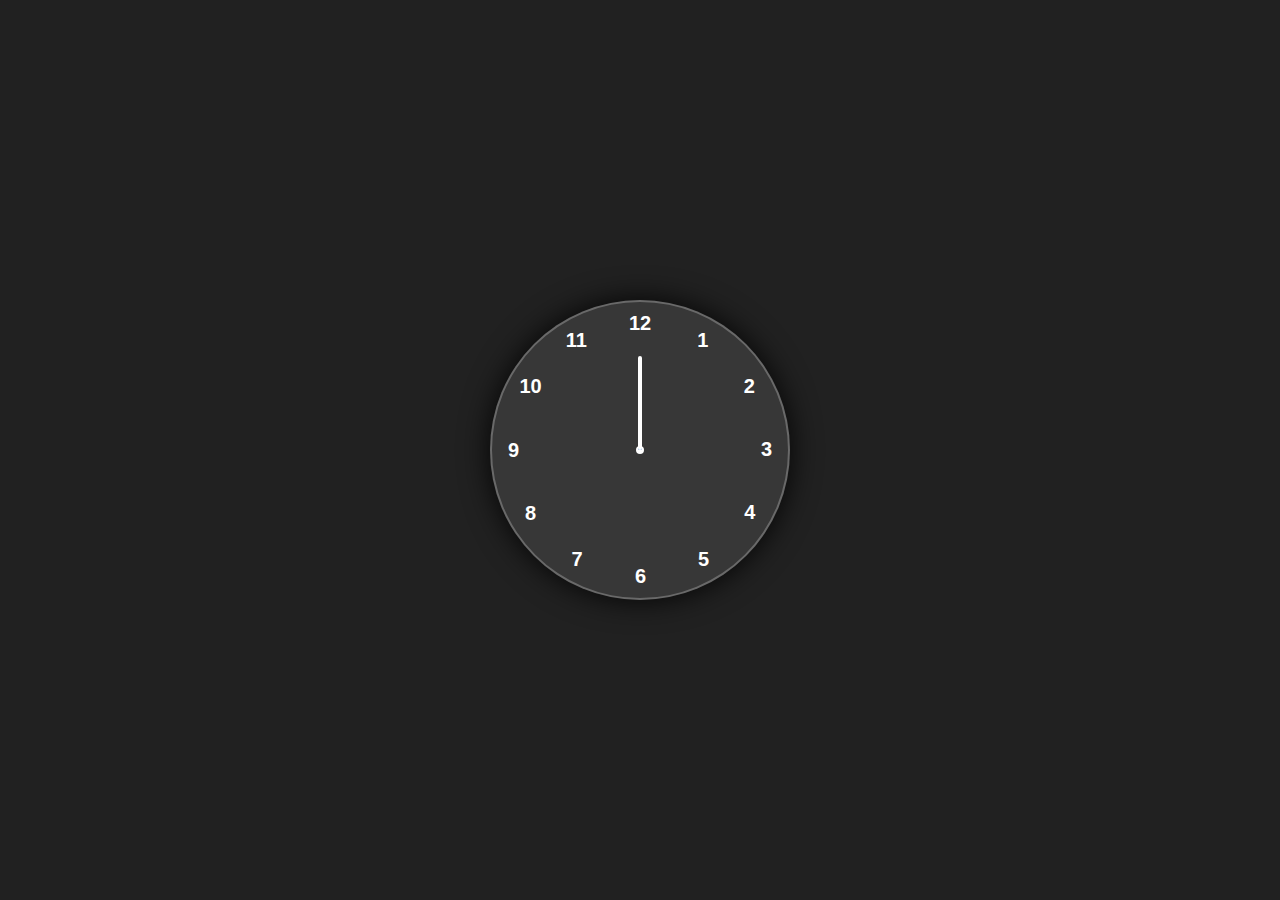
<file: Analog Clock/index.html>
<!DOCTYPE html>
<html lang="en">
  <head>
    <meta charset="UTF-8" />
    <meta name="viewport" content="width=device-width, initial-scale=1.0" />
    <title>Analog Clock</title>
    <link rel="stylesheet" href="style.css" />
  </head>
  <body>
    <div class="container">
      <div class="clock">
        <div style="--clr:#ff3d58; --h:74px;" id="hour" class="hand">
          <i></i>
        </div>
        <div style="--clr: #00a6ff; --h:84px;" id="min" class="hand">
          <i></i>
        </div>
        <div style="--clr: #fff; --h:94px;" id="sec" class="hand"><i></i></div>

        <span style="--i: 1"><b>1</b></span>
        <span style="--i: 2"><b>2</b></span>
        <span style="--i: 3"><b>3</b></span>
        <span style="--i: 4"><b>4</b></span>
        <span style="--i: 5"><b>5</b></span>
        <span style="--i: 6"><b>6</b></span>
        <span style="--i: 7"><b>7</b></span>
        <span style="--i: 8"><b>8</b></span>
        <span style="--i: 9"><b>9</b></span>
        <span style="--i: 10"><b>10</b></span>
        <span style="--i: 11"><b>11</b></span>
        <span style="--i: 12"><b>12</b></span>
      </div>
    </div>
    <script src="script.js"></script>
  </body>
</html>
</file>
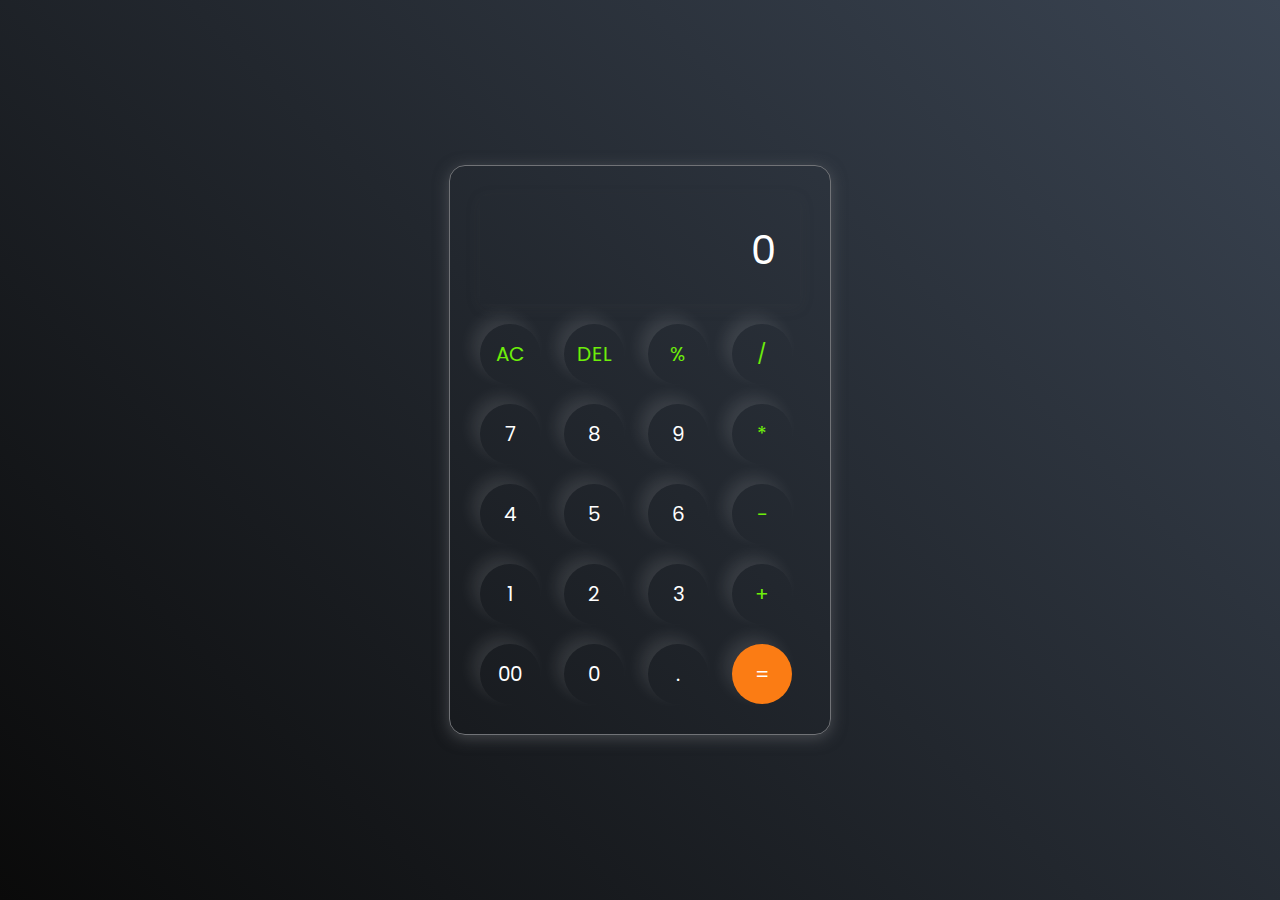
<file: Calculator/index.html>
<!DOCTYPE html>
<html lang="en">
  <head>
    <meta charset="UTF-8" />
    <meta name="viewport" content="width=device-width, initial-scale=1.0" />
    <title>Calculator</title>
    <link rel="stylesheet" href="style.css" />
    <link
      href="https://fonts.googleapis.com/css2?family=Poppins:ital,wght@0,100;0,200;0,300;0,400;0,500;0,600;0,700;0,800;0,900;1,100;1,200;1,300;1,400;1,500;1,600;1,700;1,800;1,900&display=swap"
      rel="stylesheet"
    />
  </head>
  <body>
    <div class="calculator">
      <input type="text" placeholder="0"  id="inputBox"/>
      <div>
        <button class="operator">AC</button>
        <button class="operator">DEL</button>
        <button class="operator">%</button>
        <button class="operator">/</button>
      </div>
      <div>
        <button>7</button>
        <button>8</button>
        <button>9</button>
        <button class="operator">*</button>
      </div>
      <div>
        <button>4</button>
        <button>5</button>
        <button>6</button>
        <button class="operator">-</button>
      </div>
      <div>
        <button>1</button>
        <button>2</button>
        <button>3</button>
        <button class="operator">+</button>
      </div>
      <div>
        <button>00</button>
        <button>0</button>
        <button>.</button>
        <button class="equalBtn">=</button>
      </div>
    </div>
    
    <script src="script.js"></script>
  </body>
</html>
</file>
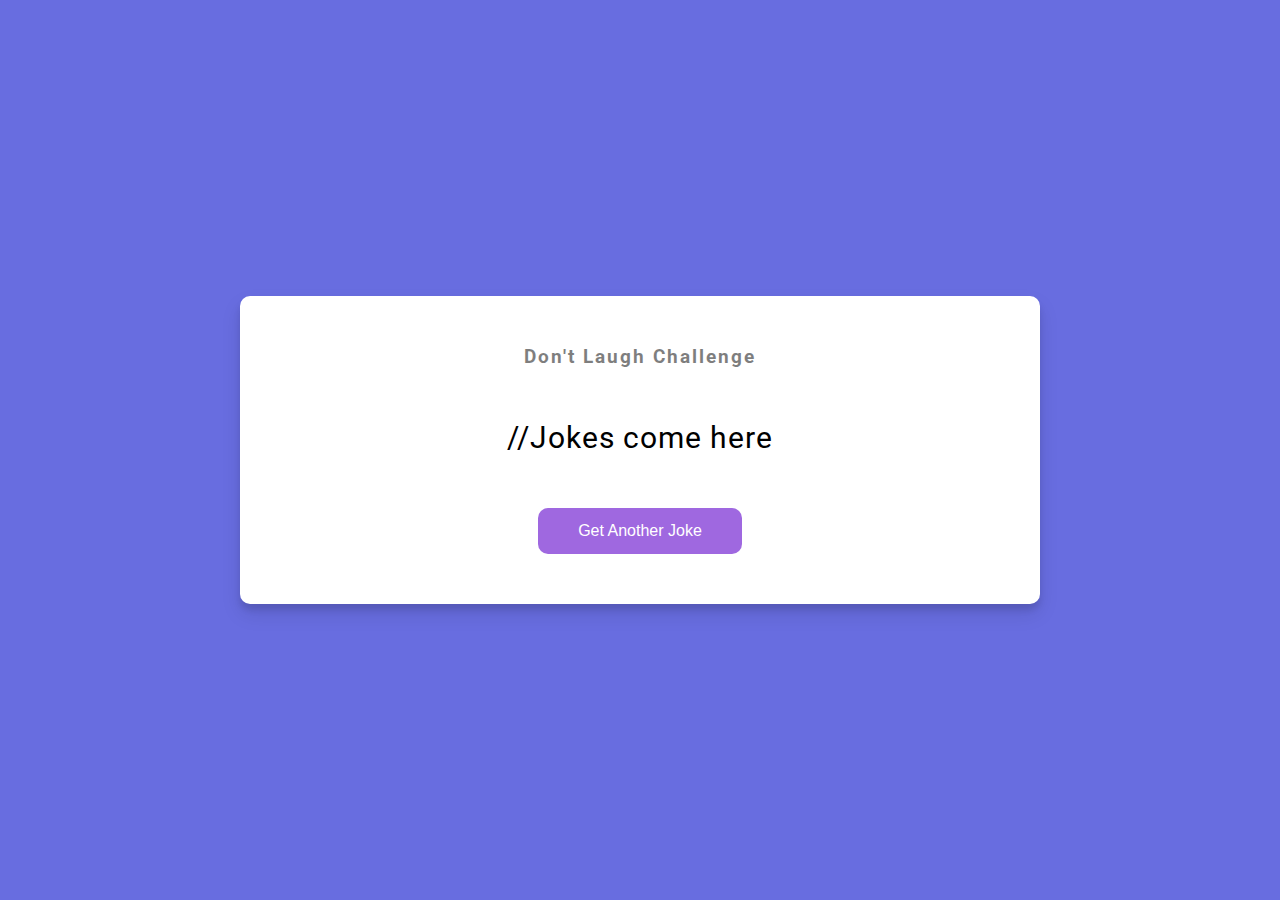
<file: Dad-Jokes/index.html>
<!DOCTYPE html>
<html lang="en">
<head>
    <meta charset="UTF-8">
    <meta name="viewport" content="width=device-width, initial-scale=1.0">
    <title>Document</title>
    <link rel="stylesheet" href="style.css">
</head>
<body>
    <div class="container">
        <h3>Don't Laugh Challenge</h3>
        <div class="joke" id="joke">//Jokes come here</div>
        <button id="jokeBtn" class="btn">Get Another Joke</button>
    </div>
    <script src="script.js"></script>
</body>
</html>
</file>
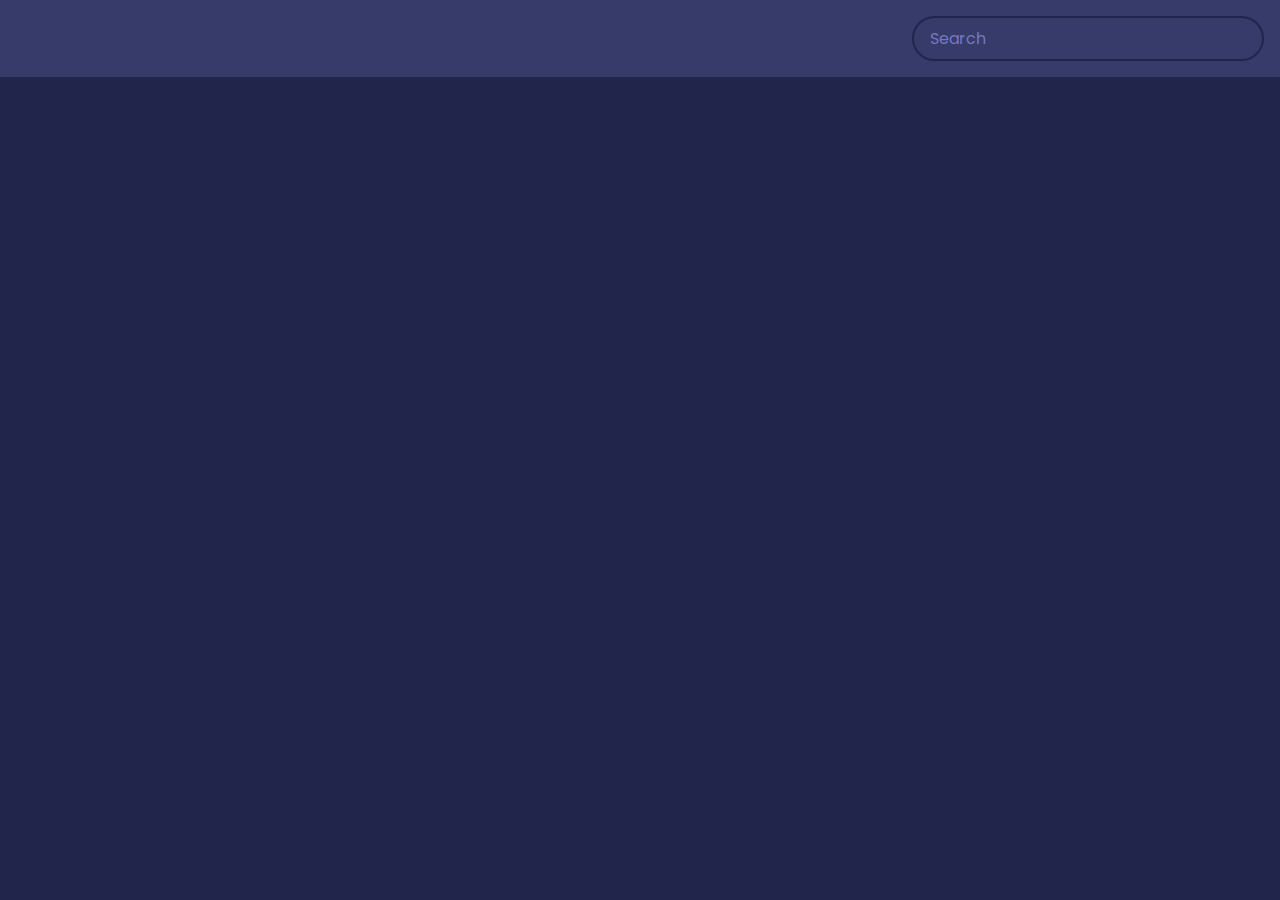
<file: Movie App/index.html>
<!DOCTYPE html>
<html lang="en">
<head>
    <meta charset="UTF-8">
    <meta name="viewport" content="width=device-width, initial-scale=1.0">
    <title>Movie App</title>
    <link rel="stylesheet" href="style.css">
</head>
<body>
    <header>
        <form action="#" id="form" >
            <input type="text" id="search" class="search" placeholder="Search">
        </form>
    </header>

    <main id="main"></main>
    <script src="script.js"></script>
</body>
</html>
</file>
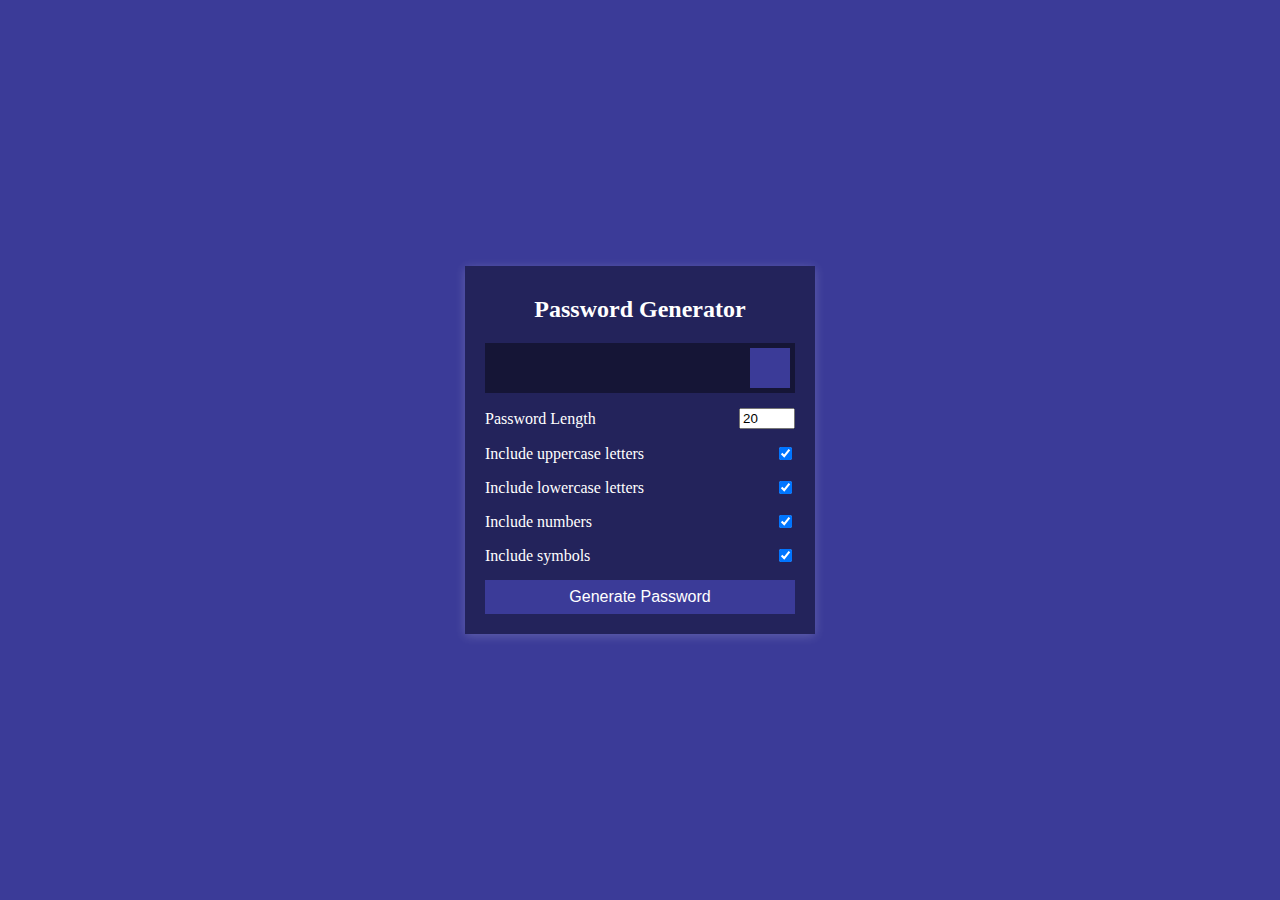
<file: Password Generator/index.html>
<!DOCTYPE html>
<html lang="en">
  <head>
    <meta charset="UTF-8" />
    <meta name="viewport" content="width=device-width, initial-scale=1.0" />
    <link rel="stylesheet" href="https://cdnjs.cloudflare.com/ajax/libs/font-awesome/5.14.0/css/all.min.css" integrity="sha512-1PKOgIY59xJ8Co8+NE6FZ+LOAZKjy+KY8iq0G4B3CyeY6wYHN3yt9PW0XpSriVlkMXe40PTKnXrLnZ9+fkDaog==" crossorigin="anonymous" />
    <link rel="stylesheet" href="style.css" />
    <title>Password Generator</title>
  </head>
  <body>
    <div class="container">
      <h2>Password Generator</h2>
      <div class="result-container">
        <span id="result"></span>
        <button class="btn" id="clipboard">
          <i class="far fa-clipboard"></i>
        </button>
      </div>
      <div class="settings">
        <div class="setting">
          <label>Password Length</label>
          <input type="number" id="length" min="4" max="20" value="20">
        </div>
        <div class="setting">
          <label>Include uppercase letters</label>
          <input type="checkbox" id="uppercase" checked>
        </div>
        <div class="setting">
          <label>Include lowercase letters</label>
          <input type="checkbox" id="lowercase" checked>
        </div>
        <div class="setting">
          <label>Include numbers</label>
          <input type="checkbox" id="numbers" checked>
        </div>
        <div class="setting">
          <label>Include symbols</label>
          <input type="checkbox" id="symbols" checked>
        </div>
      </div>

      <button class="btn btn-large" id="generate">
        Generate Password
      </button>
    </div>
    <script src="script.js"></script>
  </body>
</html>
</file>
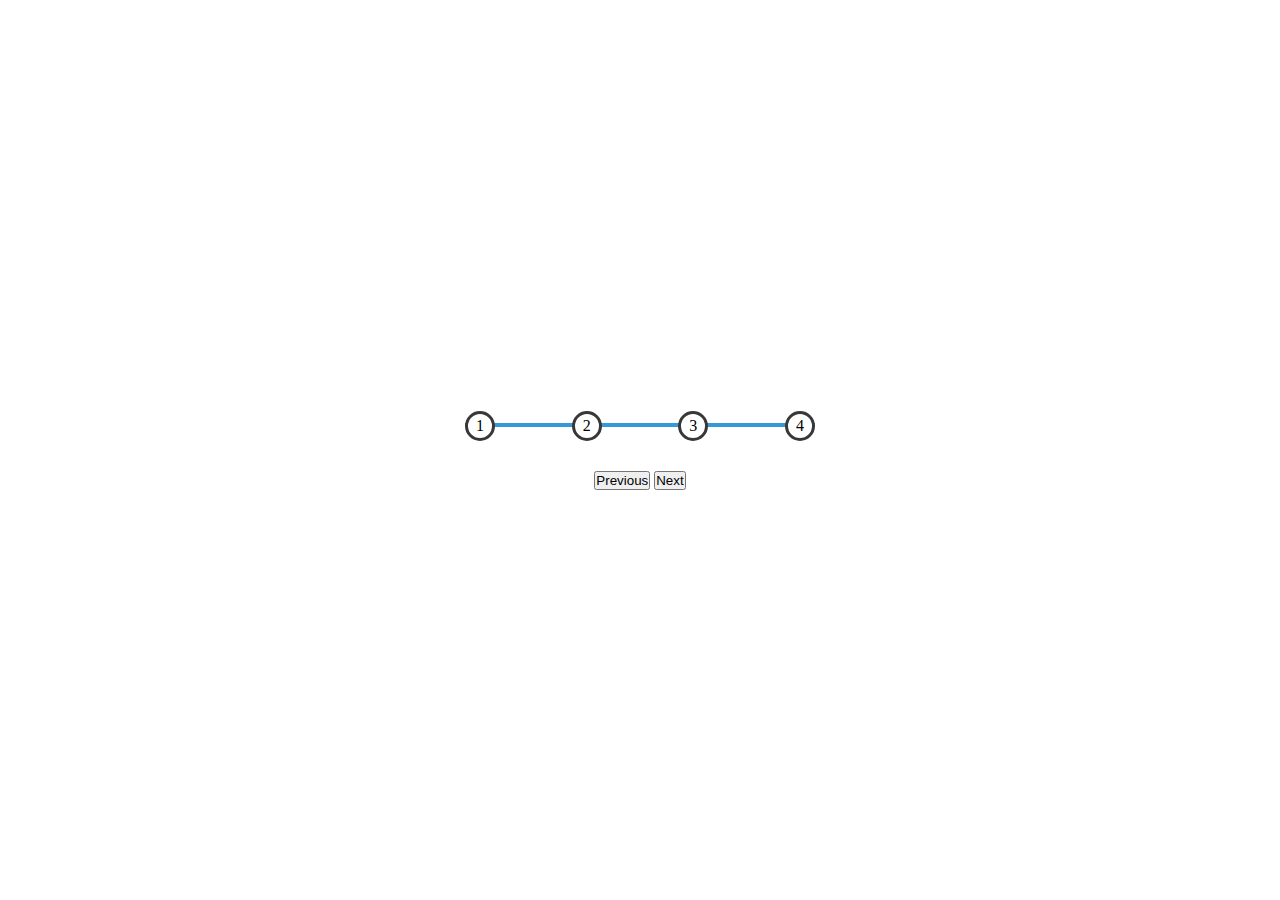
<file: Progress Steps/index.html>
<!DOCTYPE html>
<html lang="en">
<head>
    <meta charset="UTF-8">
    <meta name="viewport" content="width=device-width, initial-scale=1.0">
    <title>Progress Steps</title>
    <link rel="stylesheet" href="style.css">
</head>
<body>
    <div class="container">
        <div class="progress-container">
            <div  class="progress" id="progress"></div>
            <div class="circle">1</div>
            <div class="circle">2</div>
            <div class="circle">3</div>
            <div class="circle">4</div>
        </div>
        <button class="btn" id="prev">Previous</button>
        <button class="btn" id="nxt">Next</button>
    </div>
    <script src="./script.js"></script>
</body>
</html>
</file>
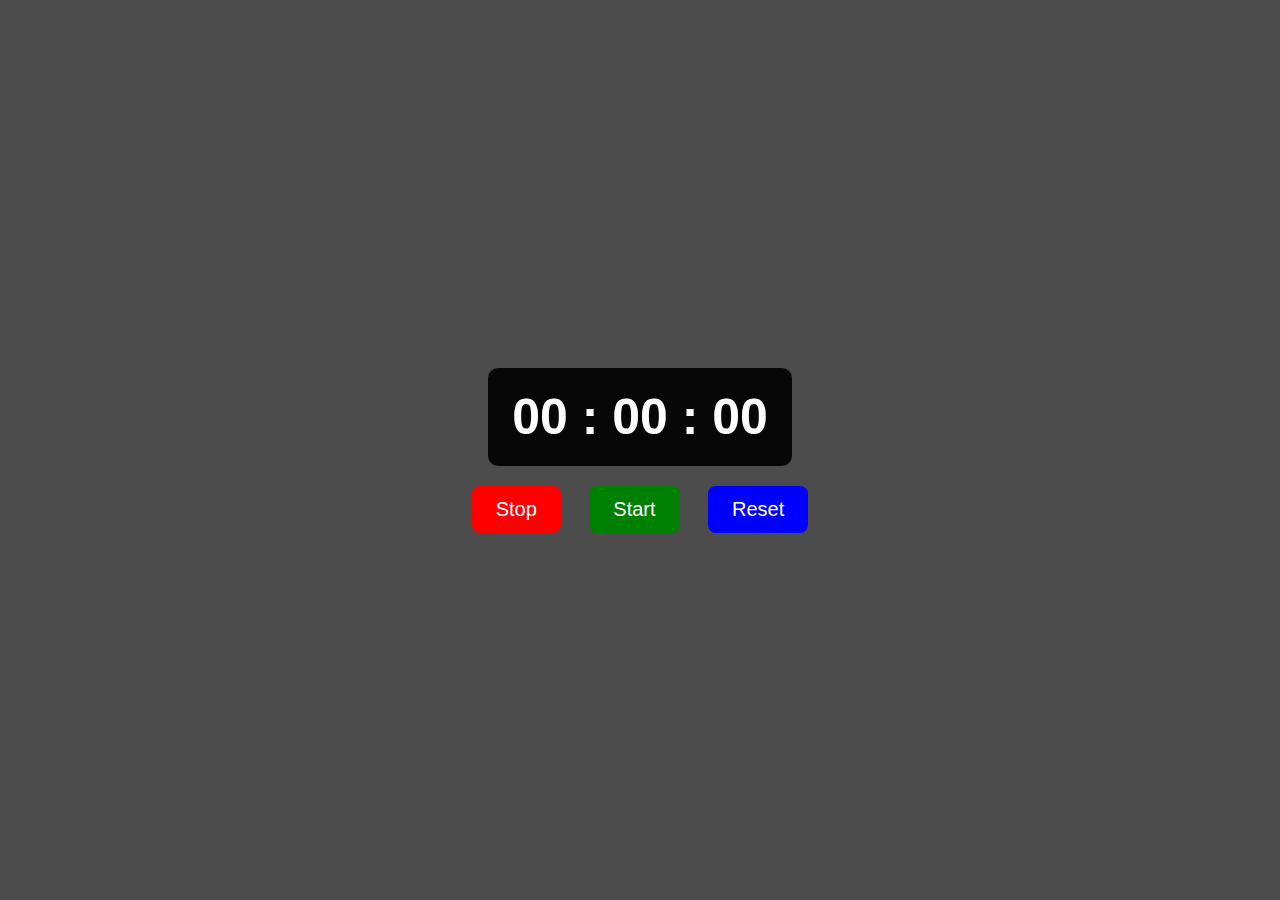
<file: StopWatch/index.html>
<!DOCTYPE html>
<html lang="en">
<head>
    <meta charset="UTF-8">
    <meta http-equiv="X-UA-Compatible" content="IE=edge">
    <meta name="viewport" content="width=device-width, initial-scale=1.0">
    <link rel="stylesheet" href="style.css">
    <title>Stopwatch</title>
</head>
<body>
    <div class="stopwatch">
        <div class="timerDisplay">00 : 00 : 00</div>
    </div>

    <div class="buttons">
        <button id="stopBtn" class="btn" style="--clr:red;">Stop</button>

        <button id="startBtn" class="btn" style="--clr:green">Start</button>

        <button id="resetBtn" class="btn" style="--clr:blue">Reset</button>
    </div>

    <script src="script.js"></script>
</body>
</html>
</file>
<file: Analog Clock/style.css>
*{
    margin: 0;
    padding: 0;
    box-sizing: border-box;
    font-family: sans-serif;
    color: #ffffff;
}
body{
    display: flex;
    justify-content: center;
    align-items: center;
    min-height: 100vh;
    background-color: #212121;
}
.container{
    position: relative;
}
.clock{
    width: 300px;
    height: 300px;
    border-radius: 50%;
    background-color: rgba(255,255,255,0.1);
    border: 2px solid rgba(255,255,255,0.25);
    box-shadow: 0px 0px 30px rgba(0,0,0,0.9);
    display: flex;
    justify-content: center;
    align-items: center;
}

.clock span{
    position: absolute;
    transform: rotate(calc(30deg * var(--i)));  /*360/12=30*/
    inset: 12px;
    text-align: center;
}

.clock span b{
    transform: rotate(calc(-30deg * var(--i)));
    display: inline-block;
    font-size: 20px;
}

.clock::before{
    content:"" ;
    position: absolute;
    width: 8px;
    height: 8px;
    border-radius: 50%;
    background-color: white;
}
.hand{
    position:absolute;
    display: flex;
    justify-content: center;
    align-items: flex-end;
}
.hand i{
    position: absolute;
    background-color: var(--clr);
    height: var(--h);
    width: 4px ;
    border-radius: 8px;
}
</file>
<file: Calculator/style.css>
*{
    margin: 0;
    padding: 0;
    box-sizing: border-box;
    font-family: "Poppins", sans-serif;
}
body{
    display: flex;
    justify-content: center;
    align-items: center;
    width: 100%;
    height: 100vh;
    background: linear-gradient(45deg,#0a0a0a,#3a4452);
}
.calculator{
    border: 1px solid #717377;
    padding: 20px;
    border-radius: 16px;
    background-color: transparent;
    box-shadow: 0px 3px 15px rgba(113, 115, 119, 0.5);
}
input{
    width: 320px;
    border: none;
    padding: 24px;
    margin: 10px;
    background: transparent;
    box-shadow: 0px 3px 15px rgba(84, 84, 84, 0.1);
    font-size: 40px;
    text-align: right;
    cursor: pointer;

}
input::placeholder{
    color: #ffffff;
}
button{
    border: none;
    width: 60px;
    height: 60px;
    margin: 10px;
    border-radius: 50%;
    background: transparent;
    color: #ffffff;
    font-size: 20px;
    box-shadow: -8px -8px 15px rgba(255, 255, 255, 0.1);
    cursor: pointer;
}
.equalBtn{
    background-color: #fb7c14;
}
.operator{
    color: #6dee0a;
}
</file>
<file: Dad-Jokes/style.css>
@import url('https://fonts.googleapis.com/css2?family=Roboto:ital,wght@0,100;0,300;0,400;0,500;0,700;0,900;1,100;1,300;1,400;1,500;1,700;1,900&display=swap');
 
*{
    box-sizing: border-box;
}
body{
    background-color: #686de0;
    font-family: 'Roboto',sans-serif;
    display: flex;
    /* flex-direction: column; */
    justify-content: center;
    align-items:center ;
    height: 100vh;
    overflow: hidden;
    margin: 0;
    padding: 20px;
}
.container{
    background-color: #fff;
    border-radius: 10px;
    box-shadow: 0 10px 20px rgba(0,0,0,0.1),0 6px 6px rgba(0,0,0,0.1);
    padding: 50px 20px;
    text-align: center;
    max-width: 100%;
    width: 800px;

}
h3{
    margin: 0;
    opacity: 0.5;
    letter-spacing: 2px;
}
.joke{
    font-size: 30px;
    letter-spacing: 1px;
    line-height: 40px;
    margin: 50px auto;
    max-width: 600px;
}
.btn{
    background-color: #9f68e0;
    color: #fff;
    border: 0;
border-radius: 10px;
padding: 14px 40px;
font-size: 16px;
cursor: pointer;
}

.btn:active{
    transform: scale(0.98);
}
.btn:focus{
    outline: 0;
}
</file>
<file: Movie App/style.css>
@import url('https://fonts.googleapis.com/css2?family=Poppins:ital,wght@0,100;0,200;0,300;0,400;0,500;0,600;0,700;0,800;0,900;1,100;1,200;1,300;1,400;1,500;1,600;1,700;1,800;1,900&display=swap');

:root{
    --primary-color:#22254b;
    --secondary-color:#373b69;
}

*{
    box-sizing:border-box;
}

body{
    background-color: var(--primary-color);
    font-family: 'Poppins',sans-serif;
    margin: 0;
}

header{
    padding: 1rem;
    display: flex;
    justify-content: flex-end;
    background-color: var(--secondary-color);
}

.search {
    background-color: transparent;
    border: 2px solid var(--primary-color);
    border-radius: 50px;
    font-family: inherit;
    font-size: 1rem;
    padding: 0.5rem 1rem;
    color: #fff;
  }
  
  .search::placeholder {
    color: #7378c5;
  }
  
  .search:focus {
    outline: none;
    background-color: var(--primary-color);
  }
  
  main {
    display: flex;
    flex-wrap: wrap;
    justify-content: center;
  }
  
  .movie {
    width: 300px;
    margin: 1rem;
    background-color: var(--secondary-color);
    box-shadow: 0 4px 5px rgba(0, 0, 0, 0.2);
    position: relative;
    overflow: hidden;
    border-radius: 3px;
  }
  
  .movie img {
    width: 100%;
  }
  
  .movie-info {
    color: #eee;
    display: flex;
    align-items: center;
    justify-content: space-between;
    gap:0.2rem;
    padding: 0.5rem 1rem 1rem;
    letter-spacing: 0.5px;
  }
  
  .movie-info h3 {
    margin-top: 0;
  }
  
  .movie-info span {
    background-color: var(--primary-color);
    padding: 0.25rem 0.5rem;
    border-radius: 3px;
    font-weight: bold;
  }
  
  .movie-info span.green {
    color: lightgreen;
  }
  
  .movie-info span.orange {
    color: orange;
  }
  
  .movie-info span.red {
    color: red;
  }
  
  .overview {
    background-color: #fff;
    padding: 2rem;
    position: absolute;
    left: 0;
    bottom: 0;
    right: 0;
    max-height: 100%;
    transform: translateY(101%);
    overflow-y: auto;
    transition: transform 0.3s ease-in;
  }
  
  .movie:hover .overview {
    transform: translateY(0);
  }
</file>
<file: Password Generator/style.css>
*{
    box-sizing: border-box;
} 

body{
    background-color: #3b3b98;
    color: #fff;
    display: flex;
    justify-content: center;
    align-items: center;
    height: 100vh;
    flex-direction: column;
    overflow: hidden;
    padding: 10px;
    margin: 0;
}

h2{
    margin: 10px 0 20px;
    text-align: center;
}
.container{
    background-color:#23235b;
    box-shadow: 0px 2px 10px rgba(255,255,255,0.2);
    padding: 20px;
    width: 350px;
    max-width: 100%;
}
.result-container{
    background-color: rgba(0,0,0,0.4);
    display: flex;
    justify-content: flex-start;
    align-items: center;
    position: relative;
    font-size: 18px;
    letter-spacing: 1px;
    padding: 12px 10px;
    height: 50px;
    width: 100%;

}
.result-container #result{
    word-wrap: break-word;
    max-width: calc(100% - 40px);
    overflow-y:scroll ;
    height: 100%;

}
#result::-webkit-scrollbar {
    width: 1rem;

}

.result-container .btn{
    position: absolute;
    top: 5px;
    right: 5px;
    width: 40px;
    height: 40px;
    font-size: 20px;
}
.btn{
    border: none;
    background-color: #3b3b98;
    color: #fff;
    font-size: 16px;
    padding: 8px 12px;
    cursor: pointer;
}
.btn-large{
    display: block;
    width: 100%;
}
.setting{
    display: flex;
    justify-content: space-between;
    align-items: center;
    margin: 15px 0;
}
</file>
<file: Progress Steps/style.css>
:root{
    --line-border-fill:#3498db;
    --line-border-empty:#383838;
}
*{
    margin: 0;
    padding: 0;
    box-sizing: border-box;
}
body{
    display: flex;
    justify-content: center;
    align-items: center;
    height: 100vh;
}
.container{
    text-align: center;
    /* border: 1px solid red;    */
}
.progress-container{
    /* border: 1px solid blue; */
    display: flex;
    justify-content: space-between;
    margin-bottom: 30px;
    width: 350px;
    max-width: 100%;
    position: relative;
}
.progress-container::before{
    content: "";
    background-color: var(--line-border-empty);
    position: absolute;
    top: 50%;
    left: 0;
    height: 4px;
}
#progress{
    background-color:var(--line-border-fill);
    height: 4px;
    position: absolute;
    width: 100%;
    z-index: -1;
    top:12px  
}
.circle{
   background-color:white;
   color: black;
   height: 30px;
   width: 30px;
   border: 3px solid var(--line-border-empty);
   border-radius: 50%;
   display:flex ;
   align-items: center;
   justify-content: center;
}
</file>
<file: StopWatch/style.css>
*{
    margin: 0;
    padding: 0;
    box-sizing: border-box;
    font-family: Verdana, Geneva, Tahoma, sans-serif;
}

body{
    background-color: rgba(0, 0, 0, 0.7);
    color: #ffffff;
    display: flex;
    justify-content: center;
    align-items: center;
    min-height: 100vh;
    flex-direction: column;
}

.stopwatch{
    background-color: rgba(0, 0, 0, 0.9);
    padding: 20px 24px;
    border-radius: 10px;
}


.timerDisplay{
    font-size: 50px;
    font-weight: 600;
}


.buttons{
    margin-top: 20px;
}

.btn{
    font-size: 20px;
    background: none;
    border: none;
    color: #fff;
    background-color: var(--clr);
    padding: 12px 24px;
    margin-inline: 12px;
    border-radius: 8px;
    cursor: pointer;
}
</file>
